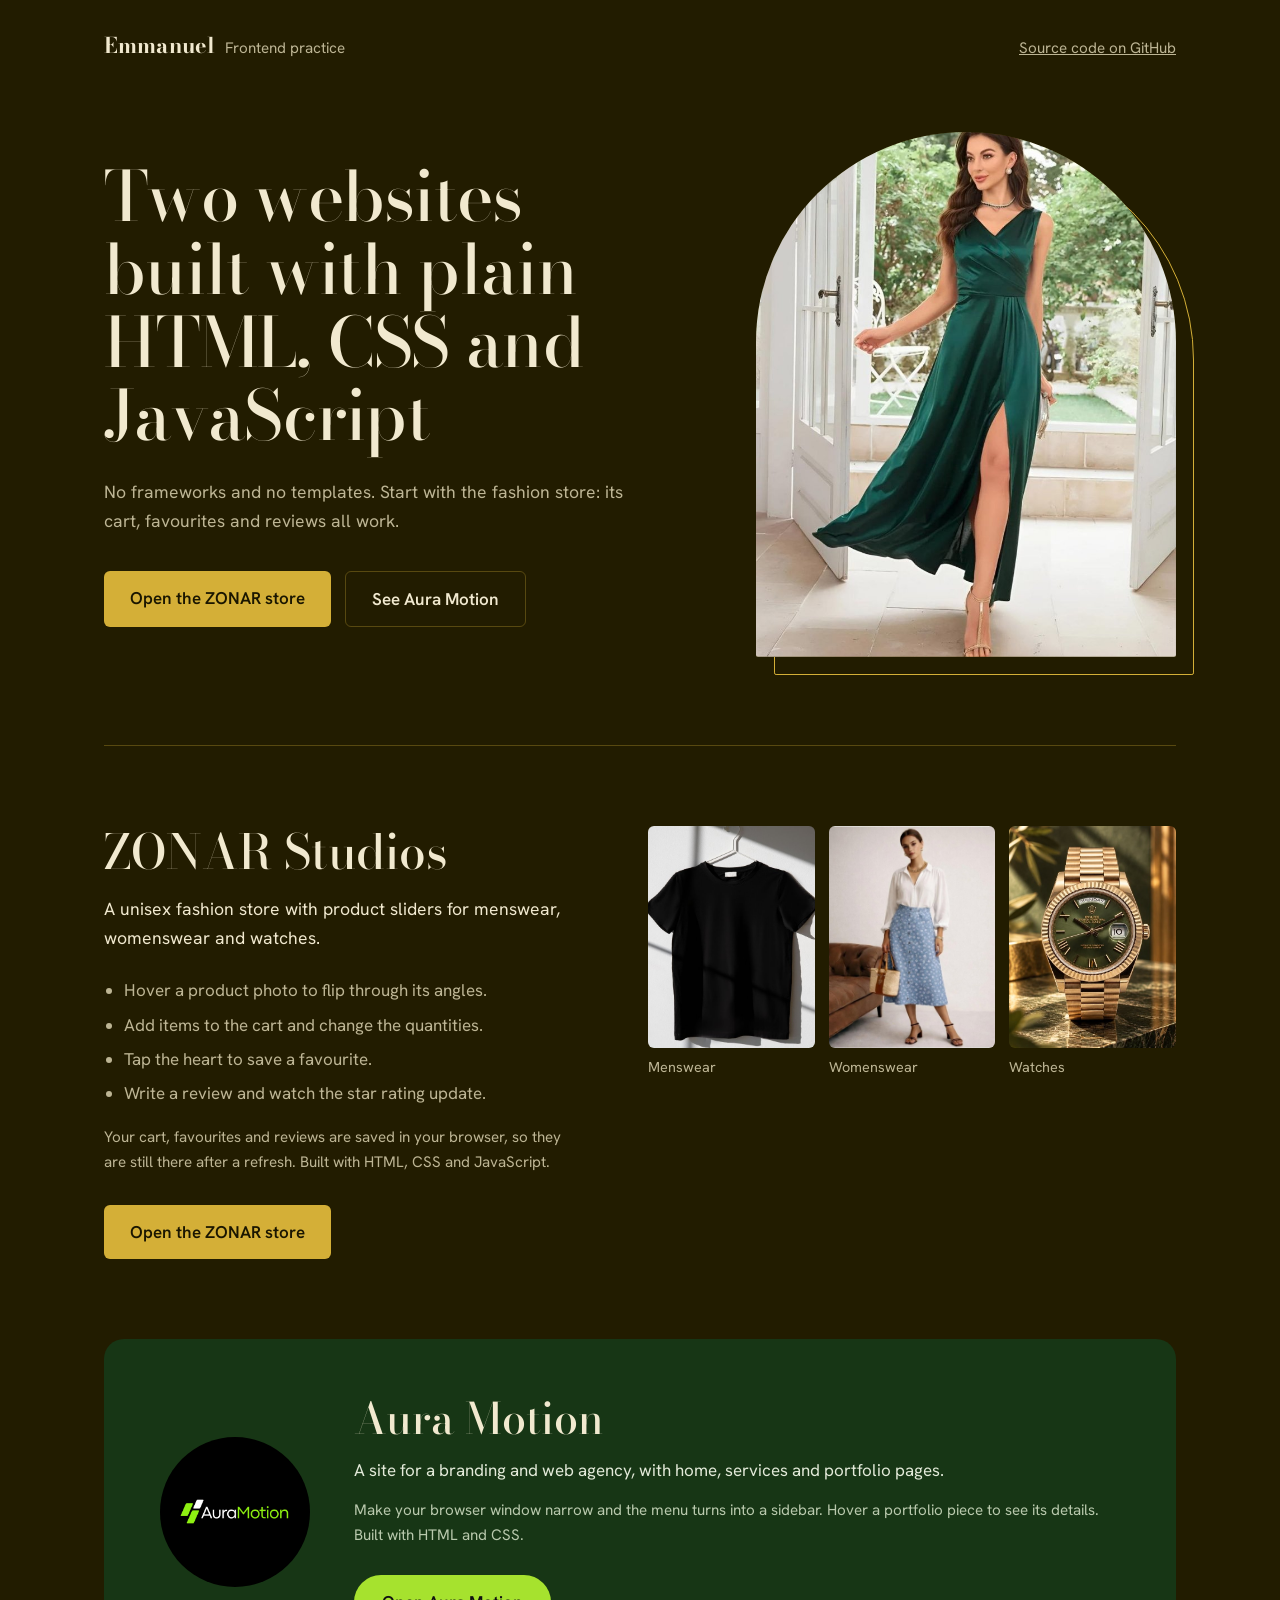
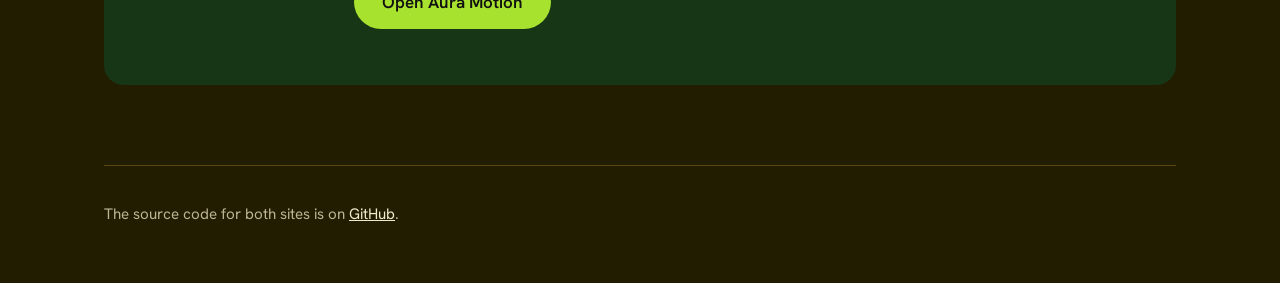
<file: index.html>
<!DOCTYPE html>
<html lang="en">
<head>
  <meta charset="UTF-8">
  <meta name="viewport" content="width=device-width, initial-scale=1.0">
  <title>Emmanuel | Frontend Practice</title>
  <meta name="description" content="Two websites built with plain HTML, CSS and JavaScript: a fashion store and a branding agency site.">
  <link rel="icon" href="zonar-studios/images/logo.png" type="image/png">
  <link rel="preconnect" href="https://fonts.googleapis.com">
  <link rel="preconnect" href="https://fonts.gstatic.com" crossorigin>
  <link href="https://fonts.googleapis.com/css2?family=Bodoni+Moda:opsz,wght@6..96,500;6..96,700&family=Hanken+Grotesk:wght@400;500;600&display=swap" rel="stylesheet">
  <style>
    :root {
      --ground: #221c00;
      --ivory: #f1e9cf;
      --muted: #bdb594;
      --gold: #d4af37;
      --line: rgba(212, 175, 55, 0.3);
      --aura-green: #173615;
      --aura-lime: #a6e22e;
    }

    * { box-sizing: border-box; margin: 0; padding: 0; }

    html { scroll-behavior: smooth; }

    body {
      background: var(--ground);
      color: var(--ivory);
      font-family: "Hanken Grotesk", system-ui, sans-serif;
      font-size: 17px;
      line-height: 1.65;
    }

    a { color: inherit; }

    a:focus-visible {
      outline: 2px solid var(--gold);
      outline-offset: 4px;
    }

    .wrap {
      max-width: 1120px;
      margin: 0 auto;
      padding: 0 24px;
    }

    /* ---------- header ---------- */
    .site-header {
      display: flex;
      justify-content: space-between;
      align-items: baseline;
      gap: 16px;
      padding: 28px 0;
    }

    .brand {
      font-family: "Bodoni Moda", Georgia, serif;
      font-size: 1.35rem;
      font-weight: 700;
      text-decoration: none;
    }

    .brand span {
      font-family: "Hanken Grotesk", system-ui, sans-serif;
      font-size: 0.95rem;
      font-weight: 400;
      color: var(--muted);
      margin-left: 10px;
    }

    .source-link {
      color: var(--muted);
      font-size: 0.95rem;
    }

    .source-link:hover { color: var(--gold); }

    /* ---------- hero ---------- */
    .hero {
      display: grid;
      grid-template-columns: 1.1fr 0.9fr;
      gap: 72px;
      align-items: center;
      padding: 40px 0 88px;
    }

    .hero h1 {
      font-family: "Bodoni Moda", Georgia, serif;
      font-size: clamp(2.4rem, 5.4vw, 4.3rem);
      font-weight: 500;
      line-height: 1.06;
      letter-spacing: -0.01em;
    }

    .hero p {
      margin-top: 24px;
      max-width: 34em;
      color: var(--muted);
      font-size: 1.1rem;
    }

    .actions {
      display: flex;
      flex-wrap: wrap;
      gap: 14px;
      margin-top: 36px;
    }

    .btn {
      display: inline-block;
      padding: 13px 26px;
      border-radius: 6px;
      font-weight: 600;
      text-decoration: none;
      transition: background-color 0.2s, color 0.2s, border-color 0.2s;
    }

    .btn-gold {
      background: var(--gold);
      color: #1a1600;
    }
    .btn-gold:hover { background: var(--ivory); }

    .btn-line {
      border: 1px solid var(--line);
      color: var(--ivory);
    }
    .btn-line:hover {
      border-color: var(--gold);
      color: var(--gold);
    }

    /* the arched shop-window photo */
    .arch-wrap {
      position: relative;
      max-width: 420px;
      width: 100%;
      justify-self: end;
    }

    .arch-wrap::before {
      content: "";
      position: absolute;
      inset: 18px -18px -18px 18px;
      border: 1px solid var(--gold);
      border-radius: 999px 999px 10px 10px;
    }

    .arch {
      position: relative;
      aspect-ratio: 4 / 5;
      overflow: hidden;
      border-radius: 999px 999px 10px 10px;
      background: #423801;
    }

    .arch img {
      width: 100%;
      height: 100%;
      object-fit: cover;
      display: block;
    }

    @media (prefers-reduced-motion: no-preference) {
      .arch img {
        animation: rise 1.2s cubic-bezier(0.2, 0.7, 0.2, 1) both;
      }
      @keyframes rise {
        from { clip-path: inset(100% 0 0 0); }
        to { clip-path: inset(0 0 0 0); }
      }
    }

    /* ---------- projects ---------- */
    .project {
      display: grid;
      grid-template-columns: 1fr 1.1fr;
      gap: 64px;
      align-items: start;
      padding: 80px 0;
      border-top: 1px solid var(--line);
    }

    .project h2 {
      font-family: "Bodoni Moda", Georgia, serif;
      font-size: clamp(2rem, 4vw, 3rem);
      font-weight: 500;
      line-height: 1.1;
    }

    .lead {
      margin-top: 16px;
      font-size: 1.1rem;
    }

    .try {
      margin: 24px 0 0;
      padding-left: 1.2em;
      color: var(--muted);
    }

    .try li { margin-bottom: 6px; }

    .note {
      margin-top: 18px;
      color: var(--muted);
      font-size: 0.95rem;
    }

    .project .btn { margin-top: 30px; }

    .looks {
      display: grid;
      grid-template-columns: repeat(3, 1fr);
      gap: 14px;
    }

    .looks img {
      width: 100%;
      aspect-ratio: 3 / 4;
      object-fit: cover;
      display: block;
      border-radius: 6px;
      background: #423801;
    }

    .looks figcaption {
      margin-top: 8px;
      color: var(--muted);
      font-size: 0.9rem;
    }

    /* ---------- Aura Motion keeps its own colours ---------- */
    .aura {
      display: grid;
      grid-template-columns: auto 1fr;
      gap: 44px;
      align-items: center;
      margin-bottom: 80px;
      padding: 56px;
      background: var(--aura-green);
      border-radius: 20px;
    }

    .aura-logo {
      width: 150px;
      height: 150px;
      object-fit: cover;
      border-radius: 50%;
      background: #0f2a0e;
    }

    .aura h2 {
      font-family: "Bodoni Moda", Georgia, serif;
      font-size: clamp(1.9rem, 3.6vw, 2.7rem);
      font-weight: 500;
      line-height: 1.1;
    }

    .aura p { margin-top: 14px; color: #e3ead9; }
    .aura .note { color: #b9c9ad; }

    .btn-lime {
      display: inline-block;
      margin-top: 26px;
      padding: 13px 28px;
      border-radius: 999px;
      background: var(--aura-lime);
      color: #111;
      font-weight: 600;
      text-decoration: none;
      transition: background-color 0.2s;
    }
    .btn-lime:hover { background: #fff; }
    .btn-lime:focus-visible { outline-color: var(--ivory); }

    /* ---------- footer ---------- */
    .site-footer {
      padding: 36px 0 56px;
      border-top: 1px solid var(--line);
      color: var(--muted);
      font-size: 0.95rem;
    }

    .site-footer a { color: var(--ivory); }
    .site-footer a:hover { color: var(--gold); }

    /* ---------- small screens ---------- */
    @media (max-width: 860px) {
      .hero {
        grid-template-columns: 1fr;
        gap: 56px;
        padding-bottom: 64px;
      }
      .arch-wrap {
        justify-self: start;
        max-width: 340px;
        margin-right: 18px;
      }
      .project {
        grid-template-columns: 1fr;
        gap: 40px;
        padding: 56px 0;
      }
      .aura {
        grid-template-columns: 1fr;
        gap: 28px;
        padding: 36px 28px;
      }
      .aura-logo { width: 110px; height: 110px; }
    }
  </style>
</head>
<body>
  <div class="wrap">
    <header class="site-header">
      <a class="brand" href="#top">Emmanuel<span>Frontend practice</span></a>
      <a class="source-link" href="https://github.com/Emmanueldev9/Frontend-Practice">Source code on GitHub</a>
    </header>

    <main id="top">
      <section class="hero">
        <div>
          <h1>Two websites built with plain HTML, CSS and JavaScript</h1>
          <p>No frameworks and no templates. Start with the fashion store: its cart, favourites and reviews all work.</p>
          <div class="actions">
            <a class="btn btn-gold" href="zonar-studios/index.html">Open the ZONAR store</a>
            <a class="btn btn-line" href="aura-motion/index.html">See Aura Motion</a>
          </div>
        </div>
        <div class="arch-wrap">
          <div class="arch">
            <img src="zonar-studios/images/women-1.jpg" alt="A look from the ZONAR womenswear collection">
          </div>
        </div>
      </section>

      <section class="project" aria-labelledby="zonar-title">
        <div>
          <h2 id="zonar-title">ZONAR Studios</h2>
          <p class="lead">A unisex fashion store with product sliders for menswear, womenswear and watches.</p>
          <ul class="try">
            <li>Hover a product photo to flip through its angles.</li>
            <li>Add items to the cart and change the quantities.</li>
            <li>Tap the heart to save a favourite.</li>
            <li>Write a review and watch the star rating update.</li>
          </ul>
          <p class="note">Your cart, favourites and reviews are saved in your browser, so they are still there after a refresh. Built with HTML, CSS and JavaScript.</p>
          <a class="btn btn-gold" href="zonar-studios/index.html">Open the ZONAR store</a>
        </div>
        <div class="looks">
          <figure>
            <img src="zonar-studios/images/urban.1.jpg" alt="Menswear: the Urban Edge outfit" loading="lazy">
            <figcaption>Menswear</figcaption>
          </figure>
          <figure>
            <img src="zonar-studios/images/women-2.jpg" alt="Womenswear: the Floral Romance outfit" loading="lazy">
            <figcaption>Womenswear</figcaption>
          </figure>
          <figure>
            <img src="zonar-studios/images/Rolex.1.jpg" alt="Watches: the Rolex Day-Date in gold" loading="lazy">
            <figcaption>Watches</figcaption>
          </figure>
        </div>
      </section>

      <section class="aura" aria-labelledby="aura-title">
        <img class="aura-logo" src="aura-motion/images/logo.png" alt="Aura Motion logo">
        <div>
          <h2 id="aura-title">Aura Motion</h2>
          <p>A site for a branding and web agency, with home, services and portfolio pages.</p>
          <p class="note">Make your browser window narrow and the menu turns into a sidebar. Hover a portfolio piece to see its details. Built with HTML and CSS.</p>
          <a class="btn-lime" href="aura-motion/index.html">Open Aura Motion</a>
        </div>
      </section>
    </main>

    <footer class="site-footer">
      <p>The source code for both sites is on <a href="https://github.com/Emmanueldev9/Frontend-Practice">GitHub</a>.</p>
    </footer>
  </div>
</body>
</html>
</file>
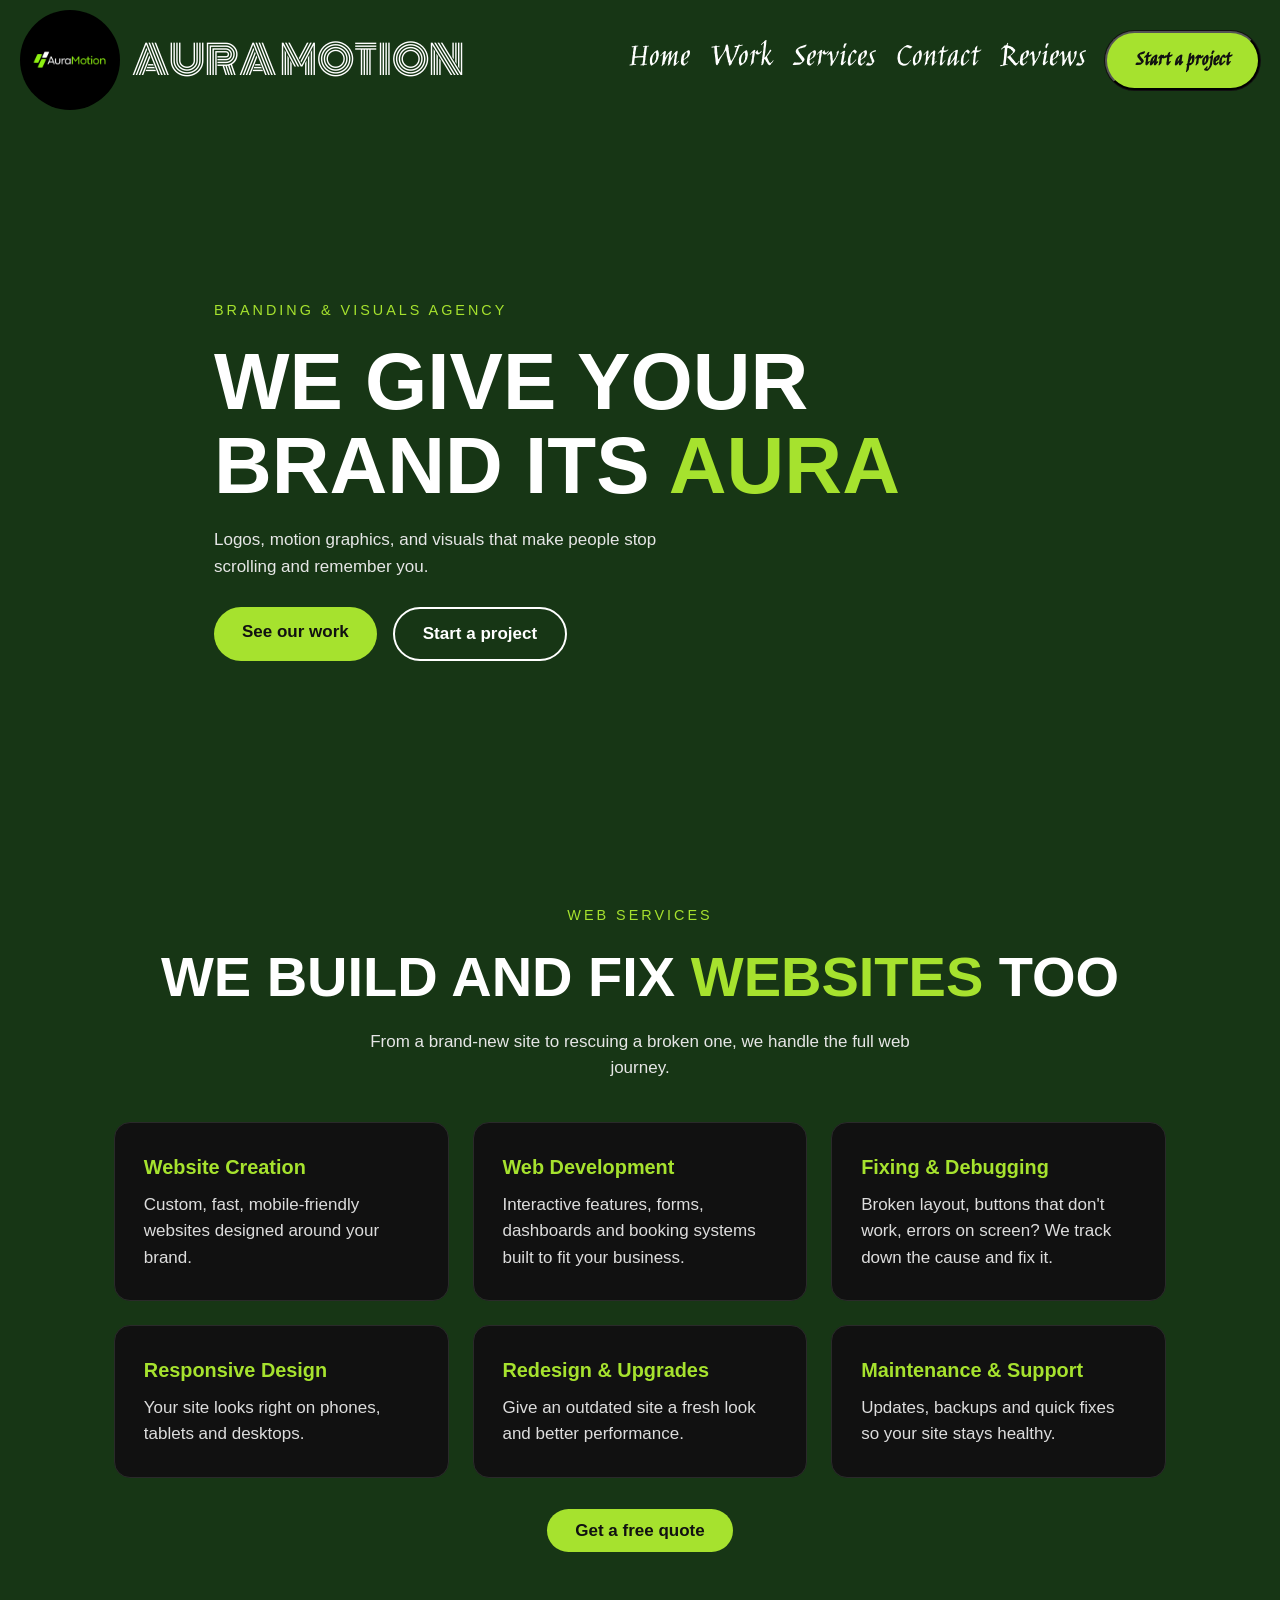
<file: aura-motion/index.html>
<!doctype html>
<html lang="en">
  <head>
    <meta charset="UTF-8" />
    <meta name="viewport" content="width=device-width, initial-scale=1.0" />
    <link rel="stylesheet" href="css/style.css" />
    <link rel="preconnect" href="https://fonts.googleapis.com" />
    <link rel="preconnect" href="https://fonts.gstatic.com" crossorigin />
    <link href="https://fonts.googleapis.com/css2?family=Festive&family=Jim+Nightshade&family=Mea+Culpa&family=Monoton&family=Monsieur+La+Doulaise&family=UnifrakturMaguntia&display=swap" rel="stylesheet">   
    <link rel="icon" href="images/logo.png" type="image/png" />
    <title>Aura Motion</title>
  </head>
  <body>
    <div id="Header">
      <nav>
        <div class="brand">
          <img src="images/logo.png" alt="Logo" class="logo" />
         <span><a href="#" class="brand-name">Aura Motion</a></span> 
        </div>
        <input type="checkbox" id="Sidebar-active" />
        <label for="Sidebar-active" class="open-sidebar-button">
          <svg
            xmlns="http://www.w3.org/2000/svg"
            height="32px"
            viewBox="0 -960 960 960"
            
            width="32px"
            fill="#e3e3e3"
          >
            <path
              d="M120-240v-80h720v80H120Zm0-200v-80h720v80H120Zm0-200v-80h720v80H120Z"
            />
          </svg>
        </label>
        <div class="links-container">
          <label for="Sidebar-active" class="close-sidebar-button">
            <svg
              xmlns="http://www.w3.org/2000/svg"
              height="32px"
              viewBox="0 -960 960 960"
              width="32px"
              fill="#e3e3e3"
            >
              <path
                d="M120-240v-80h720v80H120Zm0-200v-80h720v80H120Zm0-200v-80h720v80H120Z"
              />
            </svg>
          </label>
          <ul>
            <li><a href="index.html">Home</a></li>
            <li><a href="portfolio.html">Work</a></li>
            <li><a href="index.html#services">Services</a></li>
            <li><a href="index.html#contact">Contact</a></li>
            <li><a href="portfolio.html#reviews">Reviews</a></li>
            <li><a href="#contact"><button>Start a project</button></a></li>
            </ul>
        </div>
      </nav>
    </div>

  <section class="hero" id="home">
  <p class="hero-tag">Branding & Visuals Agency</p>
  <h1>We give your brand its <span>aura</span></h1>
  <p class="hero-text">
    Logos, motion graphics, and visuals that make people stop scrolling and remember you.
  </p>
  <div class="hero-buttons">
    <a href="portfolio.html" class="btn-primary">See our work</a>
    <a href="#contact" class="btn-outline">Start a project</a>
  </div>
</section>

<!-- Empty anchors so the nav links have somewhere to scroll -->
<section id="work"></section>
<section id="about"></section>
<section id="contact"></section>

<section class="web-services" id="services">
  <p class="section-tag">Web Services</p>
  <h2>We build and fix <span>websites</span> too</h2>
  <p class="section-intro">
    From a brand-new site to rescuing a broken one, we handle the full web journey.
  </p>

  <div class="service-grid">
    <article class="service-card">
      <h3>Website Creation</h3>
      <p>Custom, fast, mobile-friendly websites designed around your brand.</p>
    </article>

    <article class="service-card">
      <h3>Web Development</h3>
      <p>Interactive features, forms, dashboards and booking systems built to fit your business.</p>
    </article>

    <article class="service-card">
      <h3>Fixing & Debugging</h3>
      <p>Broken layout, buttons that don't work, errors on screen? We track down the cause and fix it.</p>
    </article>

    <article class="service-card">
      <h3>Responsive Design</h3>
      <p>Your site looks right on phones, tablets and desktops.</p>
    </article>

    <article class="service-card">
      <h3>Redesign & Upgrades</h3>
      <p>Give an outdated site a fresh look and better performance.</p>
    </article>

    <article class="service-card">
      <h3>Maintenance & Support</h3>
      <p>Updates, backups and quick fixes so your site stays healthy.</p>
    </article>
  </div>

  <a href="#contact" class="btn-primary">Get a free quote</a>
</section>
  </body>
</html>
</file>
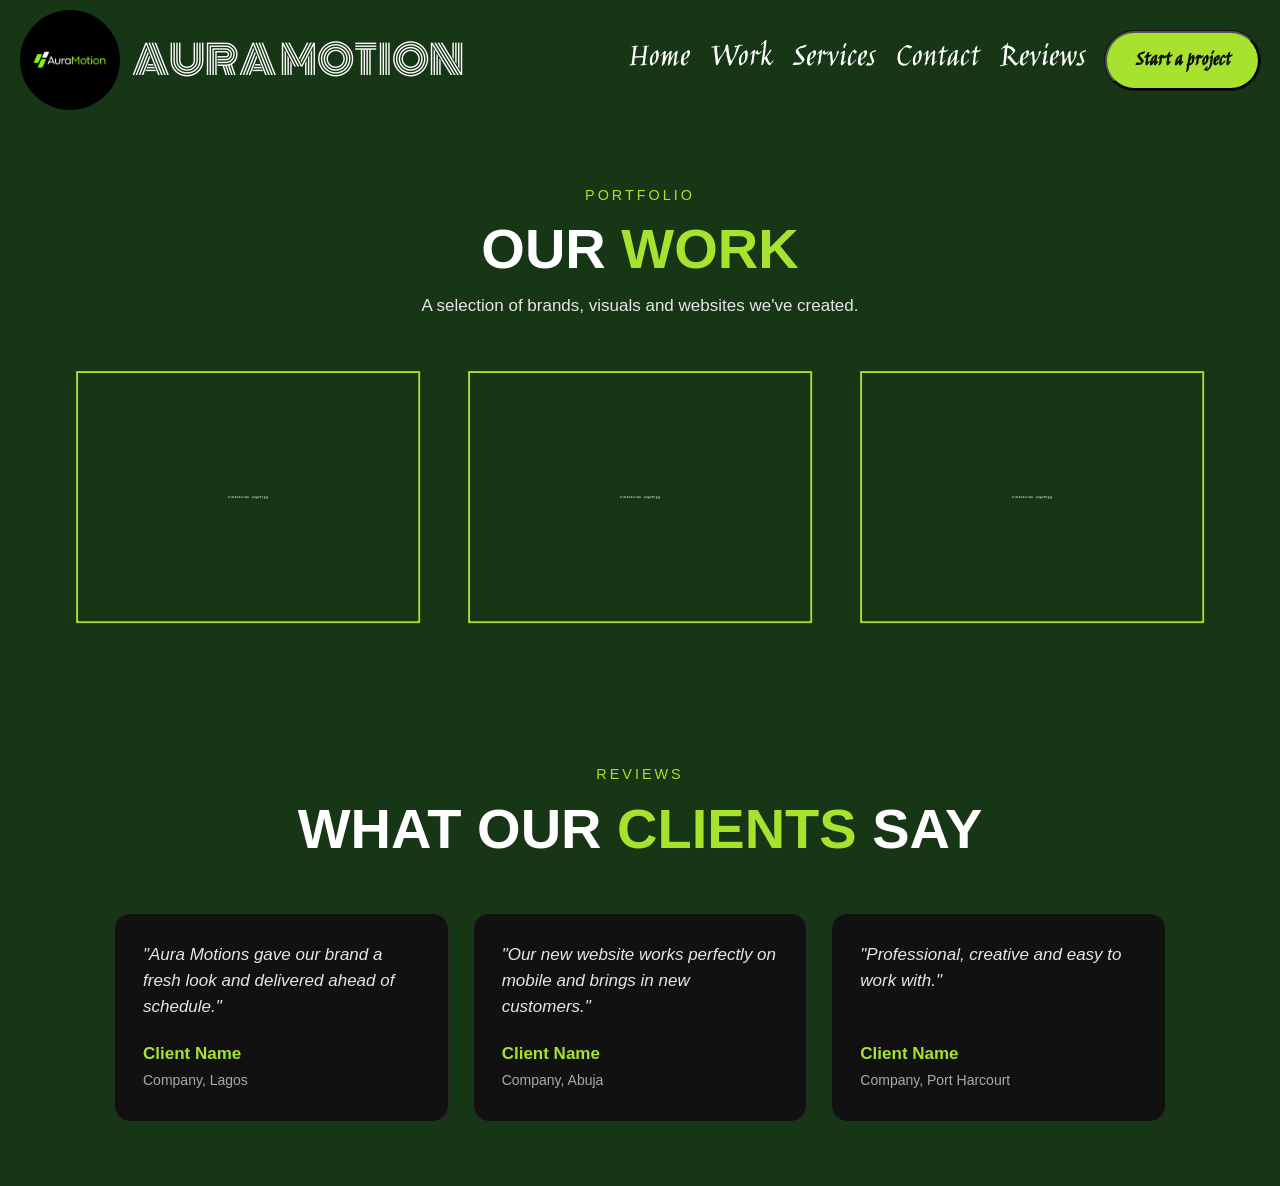
<file: aura-motion/portfolio.html>
<!DOCTYPE html>
<html lang="en">
<head>
  <meta charset="UTF-8" />
  <meta name="viewport" content="width=device-width, initial-scale=1.0" />
  <link rel="stylesheet" href="css/style.css" />
   <link rel="preconnect" href="https://fonts.googleapis.com" />
    <link rel="preconnect" href="https://fonts.gstatic.com" crossorigin />
    <link href="https://fonts.googleapis.com/css2?family=Festive&family=Jim+Nightshade&family=Mea+Culpa&family=Monoton&family=Monsieur+La+Doulaise&family=UnifrakturMaguntia&display=swap" rel="stylesheet">   
    <link rel="icon" href="images/logo.png" type="image/png" />
   
  <title>Our Work | Aura Motion</title>
</head>
<body>

 <div id="Header">
      <nav>
        <div class="brand">
          <img src="images/logo.png" alt="Logo" class="logo" />
         <span><a href="#" class="brand-name">Aura Motion</a></span> 
        </div>
        <input type="checkbox" id="Sidebar-active" />
        <label for="Sidebar-active" class="open-sidebar-button">
          <svg
            xmlns="http://www.w3.org/2000/svg"
            height="32px"
            viewBox="0 -960 960 960"
            width="32px"
            fill="#e3e3e3"
          >
            <path
              d="M120-240v-80h720v80H120Zm0-200v-80h720v80H120Zm0-200v-80h720v80H120Z"
            />
          </svg>
        </label>
        <div class="links-container">
          <label for="Sidebar-active" class="close-sidebar-button">
            <svg
              xmlns="http://www.w3.org/2000/svg"
              height="32px"
              viewBox="0 -960 960 960"
              width="32px"
              fill="#e3e3e3"
            >
              <path
                d="M120-240v-80h720v80H120Zm0-200v-80h720v80H120Zm0-200v-80h720v80H120Z"
              />
            </svg>
          </label>
          <ul>
            <li><a href=  "work.html">Home</a></li>
            <li><a href="portfolio.html">Work</a></li>
            <li><a href="index.html#services">Services</a></li>
            <li><a href="index.html#contact">Contact</a></li>
            <li><a href="#reviews">Reviews</a></li>
            <li><a href="index.html#contact"><button>Start a project</button></a></li>
            </ul>
        </div>
      </nav>
    </div>


  <section class="portfolio">
    <p class="section-tag">Portfolio</p>
    <h2>Our <span>work</span></h2>
    <p class="section-intro">A selection of brands, visuals and websites we've created.</p>

    <div class="portfolio-grid">

      <article class="project">
        <img src="images/project1.jpg" alt="Brand identity for Client One" />
        <div class="project-info">
          <span>Branding</span>
          <h3>Client One</h3>
        </div>
      </article>

      <article class="project">
        <img src="images/project2.jpg" alt="Motion graphics for Client Two" />
        <div class="project-info">
          <span>Motion Graphics</span>
          <h3>Client Two</h3>
        </div>
      </article>

      <article class="project">
        <img src="images/project3.jpg" alt="Website for Client Three" />
        <div class="project-info">
          <span>Web Design</span>
          <h3>Client Three</h3>
        </div>
      </article>

      <!-- Copy an <article> block for each new project -->
    </div>
 </section>
 <section class="reviews" id="reviews">
  <p class="section-tag">Reviews</p>
  <h2>What our <span>clients</span> say</h2>

  <div class="review-grid">
    <article class="review-card">
      <p class="review-text">"Aura Motions gave our brand a fresh look and delivered ahead of schedule."</p>
      <div class="review-author">
        <strong>Client Name</strong>
        <span>Company, Lagos</span>
      </div>
    </article>

    <article class="review-card">
      <p class="review-text">"Our new website works perfectly on mobile and brings in new customers."</p>
      <div class="review-author">
        <strong>Client Name</strong>
        <span>Company, Abuja</span>
      </div>
    </article>

    <article class="review-card">
      <p class="review-text">"Professional, creative and easy to work with."</p>
      <div class="review-author">
        <strong>Client Name</strong>
        <span>Company, Port Harcourt</span>
      </div>
    </article>
  </div>
</section>




</body>
</html>
</file>
<file: aura-motion/css/style.css>
* {
  box-sizing: border-box;
  margin: 0;
  padding: 0;
}

@media (prefers-reduced-motion: reduce) {
  * {
    transition: none !important;
  }
}

html {
  scroll-behavior: smooth;
}
body {
  margin: 0;
  background-color: #173615;
  font-family: "Work Sans", sans-serif;
  font-size: 17px;
  line-height: 1.55;
}
#Sidebar-active {
  display: none;
}

.open-sidebar-button,
.close-sidebar-button {
  display: none;
}

.links-container ul {
  display: flex;
  gap: 10px;
  list-style: none;
  gap: 20px;
}

.links-container a {
  color: #fff;
  text-decoration: none;
  font-size: 35px;
  font-family: "Jim Nightshade", cursive;
}

@media (max-width: 768px) {
  .open-sidebar-button,
  .close-sidebar-button {
    display: block;
  }

  .links-container {
    position: fixed;
    top: 0;
    right: -100%;
    width: 250px;
    height: 100vh;
    background-color: #111;
    z-index: 10;
    transition: right 0.3s ease;
  }

  .links-container ul {
    flex-direction: column;
    gap: 10px;
    padding: 10px;
  }

  #Sidebar-active:checked ~ .links-container {
    right: 0;
  }
}

nav {
  display: flex;
  align-items: center;
  justify-content: space-between;
  padding: 10px 20px;
}

.brand {
  display: flex;
  align-items: center;
  gap: 12px;
}

.logo {
  width: 100px;
  height: 100px;
  border-radius: 50%;
  object-fit: cover;
}

.brand-name {
  color: #fff;
  font-size: 40px;
  text-transform: uppercase;
  text-decoration: none;
  font-family: "Monoton";
}

button {
  box-shadow: 0 0 0 1px #111;
  padding: 12px 28px;
  border-radius: 999px;
  text-decoration: none;
  font-weight: 600;
  transition: transform 0.2s ease;
  background: #a6e22e;
  color: #111;
  font-family: "Jim Nightshade";
  font-size: 22px;
}

button:hover {
  transform: translateY(-3px);
}

.hero {
  min-height: 80vh;
  display: flex;
  flex-direction: column;
  justify-content: center;
  align-items: flex-start;
  gap: 1.2rem;
  padding: 4rem 1.5rem;
  max-width: 900px;
  margin: 0 auto;
}

.hero-tag {
  color: #a6e22e;
  text-transform: uppercase;
  letter-spacing: 3px;
  font-size: 0.9rem;
}

.hero h1 {
  font-family: "Big Shoulders Display", sans-serif;
  font-size: clamp(2.5rem, 8vw, 5rem);
  line-height: 1.05;
  color: #fff;
  text-transform: uppercase;
}

.hero h1 span { color: #a6e22e; }

.hero-text {
  color: #e6e6e6;
  max-width: 500px;
}

.hero-buttons {
  display: flex;
  flex-wrap: wrap;
  gap: 1rem;
  margin-top: 0.5rem;
}

.btn-primary,
.btn-outline {
  padding: 12px 28px;
  border-radius: 999px;
  text-decoration: none;
  font-weight: 600;
  transition: transform 0.2s ease;
}

.btn-primary { background: #a6e22e; color: #111; }
.btn-outline { border: 2px solid #fff; color: #fff; }

.btn-primary:hover,
.btn-outline:hover { transform: translateY(-3px); }
.web-services {
  padding: 4rem 1.5rem;
  max-width: 1100px;
  margin: 0 auto;
  text-align: center;
}

.section-tag {
  color: #a6e22e;
  text-transform: uppercase;
  letter-spacing: 3px;
  font-size: 0.9rem;
}

.web-services h2 {
  font-family: "Big Shoulders Display", sans-serif;
  font-size: clamp(2rem, 6vw, 3.5rem);
  color: #fff;
  text-transform: uppercase;
  margin: 0.5rem 0;
}

.web-services h2 span { color: #a6e22e; }

.section-intro {
  color: #e6e6e6;
  max-width: 550px;
  margin: 0 auto 2.5rem;
}

.service-grid {
  display: grid;
  grid-template-columns: repeat(auto-fit, minmax(250px, 1fr));
  gap: 1.5rem;
  margin-bottom: 2.5rem;
}

.service-card {
  background: #111;
  border: 1px solid #2a2a2a;
  border-radius: 16px;
  padding: 1.8rem;
  text-align: left;
  transition: transform 0.2s ease, border-color 0.2s ease;
}

.service-card:hover {
  transform: translateY(-5px);
  border-color: #a6e22e;
}

.service-card h3 { color: #a6e22e; margin-bottom: 0.6rem; }
.service-card p { color: #ddd; }
.portfolio {
  padding: 4rem 1.5rem;
  max-width: 1200px;
  margin: 0 auto;
  text-align: center;
}

.portfolio h2 {
  font-family: "Big Shoulders Display", sans-serif;
  font-size: clamp(2rem, 6vw, 3.5rem);
  color: #fff;
  text-transform: uppercase;
}
.portfolio h2 span { color: #a6e22e; }

.portfolio-grid {
  display: grid;
  grid-template-columns: repeat(auto-fit, minmax(280px, 1fr));
  gap: 1.5rem;
  margin-top: 2.5rem;
}

.project {
  position: relative;
  overflow: hidden;
  border-radius: 16px;
  aspect-ratio: 4 / 3;
}

.project img {
  width: 100%;
  height: 100%;
  object-fit: cover;
  transition: transform 0.4s ease;
}

.project-info {
  position: absolute;
  inset: 0;
  display: flex;
  flex-direction: column;
  justify-content: flex-end;
  align-items: flex-start;
  padding: 1.2rem;
  text-align: left;
  background: linear-gradient(transparent 40%, rgba(0, 0, 0, 0.85));
  opacity: 0;
  transition: opacity 0.3s ease;
}

.project-info span {
  color: #a6e22e;
  font-size: 0.85rem;
  text-transform: uppercase;
  letter-spacing: 2px;
}
.project-info h3 { color: #fff; }

.project:hover img { transform: scale(1.08); }
.project:hover .project-info { opacity: 1; }


.reviews {
  padding: 64px 24px;
  max-width: 1100px;
  margin: 0 auto;
  text-align: center;
  scroll-margin-top: 100px;
}

.reviews h2 {
  font-family: "Big Shoulders Display", sans-serif;
  font-size: clamp(32px, 6vw, 56px);
  color: #fff;
  text-transform: uppercase;
}
.reviews h2 span { color: #a6e22e; }

.review-grid {
  display: grid;
  grid-template-columns: repeat(auto-fit, minmax(280px, 1fr));
  gap: 24px;
  margin-top: 40px;
}

.review-card {
  background: #111;
  border: 1px solid #2a2a2a;
  border-radius: 16px;
  padding: 28px;
  text-align: left;
  display: flex;
  flex-direction: column;
  justify-content: space-between;
  gap: 20px;
  transition: transform 0.2s ease, border-color 0.2s ease;
}

.review-card:hover {
  transform: translateY(-5px);
  border-color: #a6e22e;
}

.review-text { color: #e6e6e6; font-style: italic; }

.review-author strong { display: block; color: #a6e22e; }
.review-author span { color: #aaa; font-size: 14px; }
</file>
